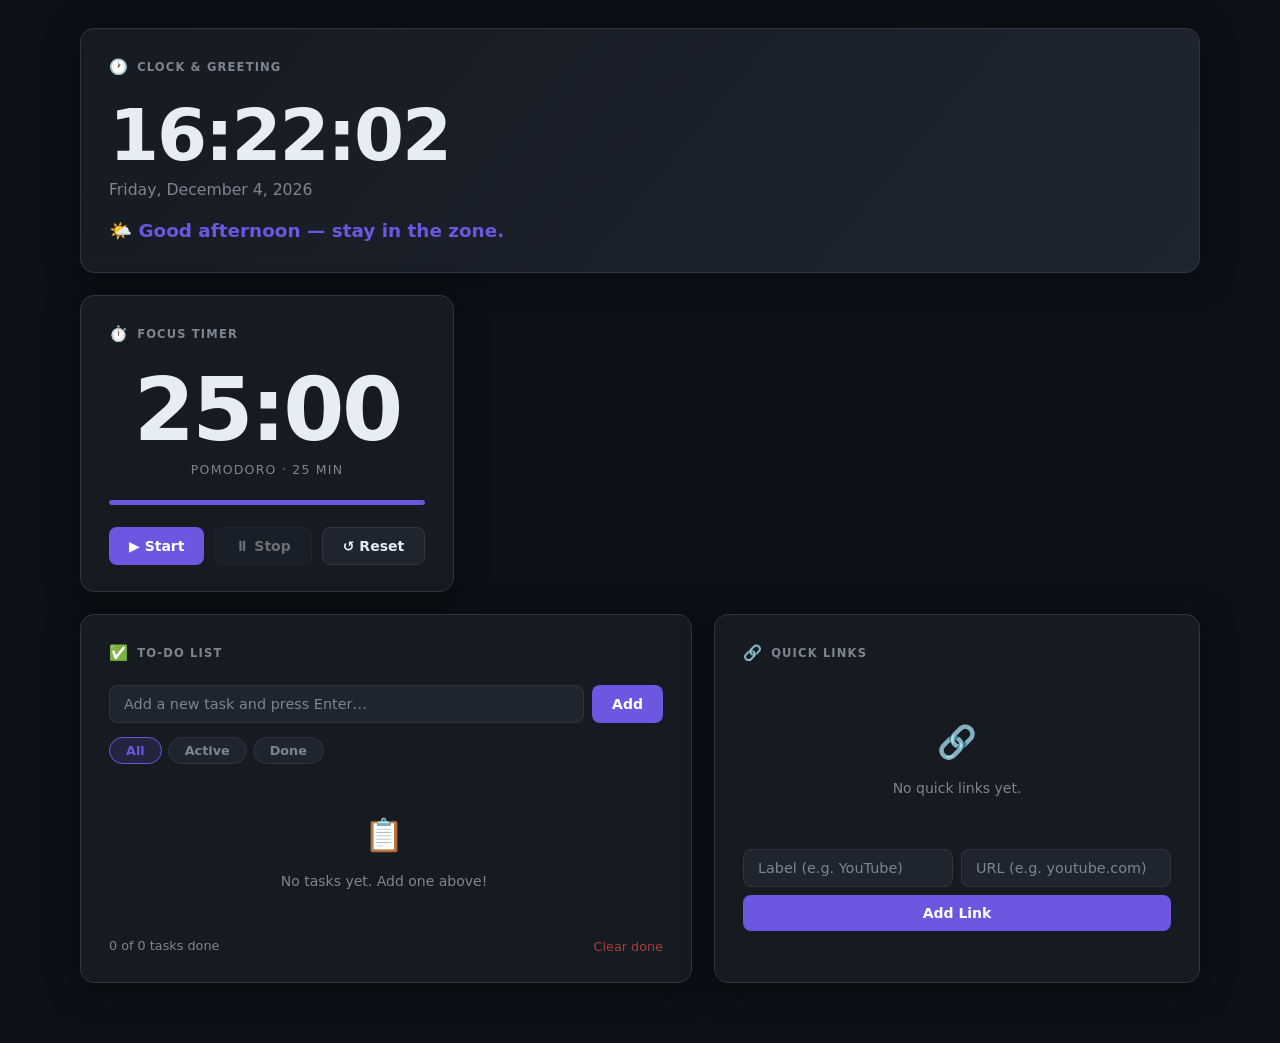
<file: life-dashboard/index.html>
<!DOCTYPE html>
<html lang="en">
<head>
  <meta charset="UTF-8" />
  <meta name="viewport" content="width=device-width, initial-scale=1.0" />
  <title>Life Dashboard</title>
  <link rel="stylesheet" href="css/style.css" />
</head>
<body>

  <!-- Toast Notification -->
  <div id="toast" class="toast" role="status" aria-live="polite"></div>

  <div class="dashboard">

    <!-- ── Greeting ── -->
    <section class="card greeting-section" aria-label="Greeting">
      <p class="card-title"><span class="icon">🕐</span> Clock &amp; Greeting</p>
      <div id="greeting-time" class="greeting-time">00:00:00</div>
      <div id="greeting-date" class="greeting-date">Loading...</div>
      <div id="greeting-message" class="greeting-message"></div>
    </section>

    <!-- ── Focus Timer ── -->
    <section class="card timer-section" aria-label="Focus Timer">
      <p class="card-title"><span class="icon">⏱️</span> Focus Timer</p>
      <div class="timer-display">
        <div id="timer-digits" class="timer-digits">25:00</div>
        <div id="timer-label" class="timer-label">Pomodoro · 25 min</div>
      </div>
      <div class="timer-progress" aria-hidden="true">
        <div id="timer-bar" class="timer-progress-bar"></div>
      </div>
      <div class="timer-buttons">
        <button id="btn-start" class="btn btn-primary">▶ Start</button>
        <button id="btn-stop"  class="btn btn-secondary" disabled>⏸ Stop</button>
        <button id="btn-reset" class="btn btn-secondary">↺ Reset</button>
      </div>
    </section>

    <!-- ── To-Do List ── -->
    <section class="card todo-section" aria-label="To-Do List">
      <p class="card-title"><span class="icon">✅</span> To-Do List</p>

      <!-- Add task -->
      <div class="input-row">
        <input
          id="todo-input"
          class="input"
          type="text"
          placeholder="Add a new task and press Enter…"
          maxlength="200"
          aria-label="New task"
        />
        <button id="todo-add-btn" class="btn btn-primary">Add</button>
      </div>

      <!-- Filters -->
      <div class="todo-filters" role="group" aria-label="Filter tasks">
        <button class="filter-btn active" data-filter="all">All</button>
        <button class="filter-btn" data-filter="active">Active</button>
        <button class="filter-btn" data-filter="done">Done</button>
      </div>

      <!-- List -->
      <ul id="todo-list" class="todo-list" aria-label="Task list"></ul>

      <!-- Stats -->
      <div class="todo-stats">
        <span id="todo-stats-text">0 of 0 tasks done</span>
        <button id="clear-done-btn" class="clear-done" title="Clear all completed tasks">
          Clear done
        </button>
      </div>
    </section>

    <!-- ── Quick Links ── -->
    <section class="card links-section" aria-label="Quick Links">
      <p class="card-title"><span class="icon">🔗</span> Quick Links</p>

      <!-- Links grid -->
      <div id="links-grid" class="links-grid"></div>

      <!-- Add link form -->
      <div class="add-link-form">
        <input
          id="link-name-input"
          class="input"
          type="text"
          placeholder="Label (e.g. YouTube)"
          maxlength="30"
          aria-label="Link name"
        />
        <input
          id="link-url-input"
          class="input"
          type="text"
          placeholder="URL (e.g. youtube.com)"
          maxlength="300"
          aria-label="Link URL"
        />
        <button id="link-add-btn" class="btn btn-primary">Add Link</button>
      </div>
    </section>

  </div><!-- /.dashboard -->

  <script src="js/app.js"></script>
</body>
</html>
</file>
<file: life-dashboard/css/style.css>
/* =========================================
   Life Dashboard — style.css
   ========================================= */

/* ── Reset & Variables ─────────────────── */
*, *::before, *::after {
  box-sizing: border-box;
  margin: 0;
  padding: 0;
}

:root {
  --bg:            #0d1117;
  --surface:       #161b22;
  --surface-2:     #1e2531;
  --border:        #30363d;
  --accent:        #6e57e0;
  --accent-hover:  #5a45cc;
  --accent-light:  rgba(110, 87, 224, 0.15);
  --success:       #3fb950;
  --danger:        #f85149;
  --text:          #e6edf3;
  --text-muted:    #7d8590;
  --radius:        14px;
  --radius-sm:     8px;
  --shadow:        0 4px 32px rgba(0,0,0,0.5);
  --ease:          0.18s ease;
}

html { scroll-behavior: smooth; }

body {
  background: var(--bg);
  color: var(--text);
  font-family: 'Segoe UI', system-ui, -apple-system, sans-serif;
  line-height: 1.6;
  min-height: 100vh;
  padding: 28px 18px 60px;
}

/* ── Dashboard Grid ────────────────────── */
.dashboard {
  max-width: 1120px;
  margin: 0 auto;
  display: grid;
  gap: 22px;
  grid-template-columns: 1fr;
}

@media (min-width: 640px) {
  .dashboard { grid-template-columns: 1fr 1fr; }
  .greeting-section { grid-column: 1 / -1; }
}

@media (min-width: 1024px) {
  .dashboard { grid-template-columns: 1fr 1fr 1fr; }
  .greeting-section { grid-column: 1 / -1; }
  .todo-section { grid-column: 1 / 3; }
}

/* ── Card ──────────────────────────────── */
.card {
  background: var(--surface);
  border: 1px solid var(--border);
  border-radius: var(--radius);
  padding: 26px 28px;
  box-shadow: var(--shadow);
}

.card-title {
  display: flex;
  align-items: center;
  gap: 8px;
  font-size: 0.72rem;
  font-weight: 700;
  letter-spacing: 0.1em;
  text-transform: uppercase;
  color: var(--text-muted);
  margin-bottom: 20px;
}

.card-title .icon { font-size: 0.95rem; }

/* ── Greeting ──────────────────────────── */
.greeting-section {
  background: linear-gradient(130deg, #161b22 0%, #1e2531 100%);
}

.greeting-time {
  font-size: clamp(2.8rem, 7vw, 4.5rem);
  font-weight: 800;
  letter-spacing: -0.03em;
  line-height: 1;
  margin-bottom: 6px;
  font-variant-numeric: tabular-nums;
  color: var(--text);
}

.greeting-date {
  font-size: 0.98rem;
  color: var(--text-muted);
  margin-bottom: 14px;
}

.greeting-message {
  font-size: 1.15rem;
  font-weight: 600;
  color: var(--accent);
}

/* ── Timer ─────────────────────────────── */
.timer-display { text-align: center; margin-bottom: 20px; }

.timer-digits {
  font-size: clamp(3.2rem, 10vw, 5.5rem);
  font-weight: 800;
  font-variant-numeric: tabular-nums;
  letter-spacing: -0.03em;
  line-height: 1;
  color: var(--text);
  margin-bottom: 6px;
  transition: color var(--ease);
}

.timer-digits.running { color: var(--accent); }
.timer-digits.done    { color: var(--success); }

.timer-label {
  font-size: 0.78rem;
  color: var(--text-muted);
  text-transform: uppercase;
  letter-spacing: 0.1em;
}

.timer-progress {
  width: 100%;
  height: 5px;
  background: var(--surface-2);
  border-radius: 99px;
  overflow: hidden;
  margin-bottom: 22px;
}

.timer-progress-bar {
  height: 100%;
  background: var(--accent);
  border-radius: 99px;
  width: 100%;
  transition: width 1s linear, background var(--ease);
}

.timer-progress-bar.done { background: var(--success); }

.timer-buttons {
  display: flex;
  gap: 10px;
  justify-content: center;
}

/* ── Buttons ───────────────────────────── */
.btn {
  display: inline-flex;
  align-items: center;
  justify-content: center;
  gap: 6px;
  padding: 10px 20px;
  border: none;
  border-radius: var(--radius-sm);
  font-size: 0.875rem;
  font-weight: 600;
  cursor: pointer;
  transition: background var(--ease), transform var(--ease);
  user-select: none;
  white-space: nowrap;
  font-family: inherit;
}

.btn:active:not(:disabled) { transform: scale(0.96); }
.btn:disabled { opacity: 0.4; cursor: not-allowed; }

.btn-primary {
  background: var(--accent);
  color: #fff;
}
.btn-primary:hover:not(:disabled) { background: var(--accent-hover); }

.btn-secondary {
  background: var(--surface-2);
  color: var(--text);
  border: 1px solid var(--border);
}
.btn-secondary:hover:not(:disabled) { background: var(--border); }

/* icon-only action buttons inside list */
.btn-icon {
  padding: 7px;
  border-radius: 6px;
  font-size: 0.85rem;
  background: transparent;
  border: none;
  cursor: pointer;
  color: var(--text-muted);
  transition: color var(--ease), background var(--ease);
  line-height: 1;
  font-family: inherit;
}
.btn-icon:hover { background: var(--surface-2); }
.btn-icon.edit:hover   { color: var(--accent); }
.btn-icon.delete:hover { color: var(--danger); }

/* ── Inputs ────────────────────────────── */
.input-row {
  display: flex;
  gap: 8px;
  margin-bottom: 14px;
}

.input {
  flex: 1;
  background: var(--surface-2);
  border: 1px solid var(--border);
  border-radius: var(--radius-sm);
  padding: 10px 14px;
  color: var(--text);
  font-size: 0.9rem;
  font-family: inherit;
  outline: none;
  transition: border-color var(--ease);
}

.input:focus { border-color: var(--accent); }
.input::placeholder { color: var(--text-muted); }

/* ── To-Do ─────────────────────────────── */
.todo-filters {
  display: flex;
  gap: 6px;
  margin-bottom: 14px;
  flex-wrap: wrap;
}

.filter-btn {
  padding: 5px 16px;
  border-radius: 99px;
  font-size: 0.8rem;
  font-weight: 600;
  cursor: pointer;
  background: var(--surface-2);
  border: 1px solid var(--border);
  color: var(--text-muted);
  font-family: inherit;
  transition: all var(--ease);
}

.filter-btn.active,
.filter-btn:hover {
  background: var(--accent-light);
  border-color: var(--accent);
  color: var(--accent);
}

.todo-list {
  list-style: none;
  display: flex;
  flex-direction: column;
  gap: 8px;
  max-height: 380px;
  overflow-y: auto;
  padding-right: 4px;
}

/* custom scrollbar */
.todo-list::-webkit-scrollbar { width: 4px; }
.todo-list::-webkit-scrollbar-track { background: transparent; }
.todo-list::-webkit-scrollbar-thumb { background: var(--border); border-radius: 99px; }

.todo-item {
  display: flex;
  align-items: center;
  gap: 10px;
  padding: 11px 13px;
  background: var(--surface-2);
  border: 1px solid var(--border);
  border-radius: var(--radius-sm);
  transition: border-color var(--ease), opacity var(--ease);
  animation: slideIn 0.2s ease;
}

@keyframes slideIn {
  from { opacity: 0; transform: translateY(-6px); }
  to   { opacity: 1; transform: translateY(0); }
}

.todo-item.done {
  opacity: 0.5;
}
.todo-item.done .todo-text {
  text-decoration: line-through;
  color: var(--text-muted);
}

/* checkbox circle */
.todo-checkbox {
  width: 20px;
  height: 20px;
  min-width: 20px;
  border-radius: 50%;
  border: 2px solid var(--border);
  background: transparent;
  cursor: pointer;
  display: flex;
  align-items: center;
  justify-content: center;
  transition: all var(--ease);
  font-size: 0.65rem;
  color: #fff;
  user-select: none;
}

.todo-checkbox.checked {
  background: var(--success);
  border-color: var(--success);
}

.todo-text {
  flex: 1;
  font-size: 0.9rem;
  word-break: break-word;
}

/* inline edit input */
.todo-text-edit {
  flex: 1;
  background: var(--surface);
  border: 1px solid var(--accent);
  border-radius: 5px;
  padding: 4px 9px;
  color: var(--text);
  font-size: 0.9rem;
  font-family: inherit;
  outline: none;
}

.todo-actions { display: flex; gap: 2px; flex-shrink: 0; }

.todo-stats {
  margin-top: 12px;
  font-size: 0.8rem;
  color: var(--text-muted);
  display: flex;
  justify-content: space-between;
  align-items: center;
}

.clear-done {
  background: none;
  border: none;
  color: var(--danger);
  font-size: 0.8rem;
  cursor: pointer;
  opacity: 0.65;
  transition: opacity var(--ease);
  font-family: inherit;
  padding: 0;
}
.clear-done:hover { opacity: 1; }

/* ── Empty state ───────────────────────── */
.empty-state {
  text-align: center;
  padding: 32px 0;
  color: var(--text-muted);
  font-size: 0.875rem;
}
.empty-state .empty-icon { font-size: 2rem; display: block; margin-bottom: 8px; }

/* ── Quick Links ───────────────────────── */
.links-grid {
  display: grid;
  grid-template-columns: repeat(auto-fill, minmax(110px, 1fr));
  gap: 10px;
  margin-bottom: 18px;
  min-height: 40px;
}

.link-card {
  position: relative;
  display: flex;
  flex-direction: column;
  align-items: center;
  justify-content: center;
  gap: 7px;
  padding: 16px 8px 12px;
  background: var(--surface-2);
  border: 1px solid var(--border);
  border-radius: var(--radius-sm);
  text-decoration: none;
  color: var(--text);
  font-size: 0.78rem;
  font-weight: 500;
  text-align: center;
  word-break: break-word;
  transition: border-color var(--ease), background var(--ease), color var(--ease);
  animation: slideIn 0.2s ease;
}

.link-card:hover {
  border-color: var(--accent);
  background: var(--accent-light);
  color: var(--accent);
  text-decoration: none;
}

.link-card .link-favicon {
  width: 28px;
  height: 28px;
  border-radius: 5px;
  object-fit: contain;
}

.link-card .link-fallback { font-size: 1.6rem; line-height: 1; }

.link-card .link-remove {
  position: absolute;
  top: 4px;
  right: 4px;
  background: none;
  border: none;
  color: var(--text-muted);
  font-size: 0.7rem;
  cursor: pointer;
  opacity: 0;
  transition: opacity var(--ease), color var(--ease);
  padding: 2px 4px;
  border-radius: 4px;
  line-height: 1;
  font-family: inherit;
}
.link-card:hover .link-remove { opacity: 1; }
.link-card .link-remove:hover { color: var(--danger); }

/* add-link form */
.add-link-form {
  display: grid;
  grid-template-columns: 1fr 1fr;
  gap: 8px;
}
.add-link-form .btn { grid-column: 1 / -1; }

/* ── Toast ─────────────────────────────── */
.toast {
  position: fixed;
  bottom: 28px;
  right: 28px;
  background: var(--surface);
  border: 1px solid var(--border);
  border-radius: var(--radius-sm);
  padding: 12px 22px;
  font-size: 0.875rem;
  color: var(--text);
  box-shadow: var(--shadow);
  z-index: 9999;
  opacity: 0;
  transform: translateY(14px);
  transition: opacity 0.28s ease, transform 0.28s ease;
  pointer-events: none;
  max-width: 320px;
}
.toast.show  { opacity: 1; transform: translateY(0); }
.toast.ok    { border-color: var(--success); color: var(--success); }
.toast.error { border-color: var(--danger);  color: var(--danger);  }

/* ── Global scrollbar ──────────────────── */
::-webkit-scrollbar { width: 6px; }
::-webkit-scrollbar-track { background: var(--bg); }
::-webkit-scrollbar-thumb { background: var(--border); border-radius: 99px; }
</file>
